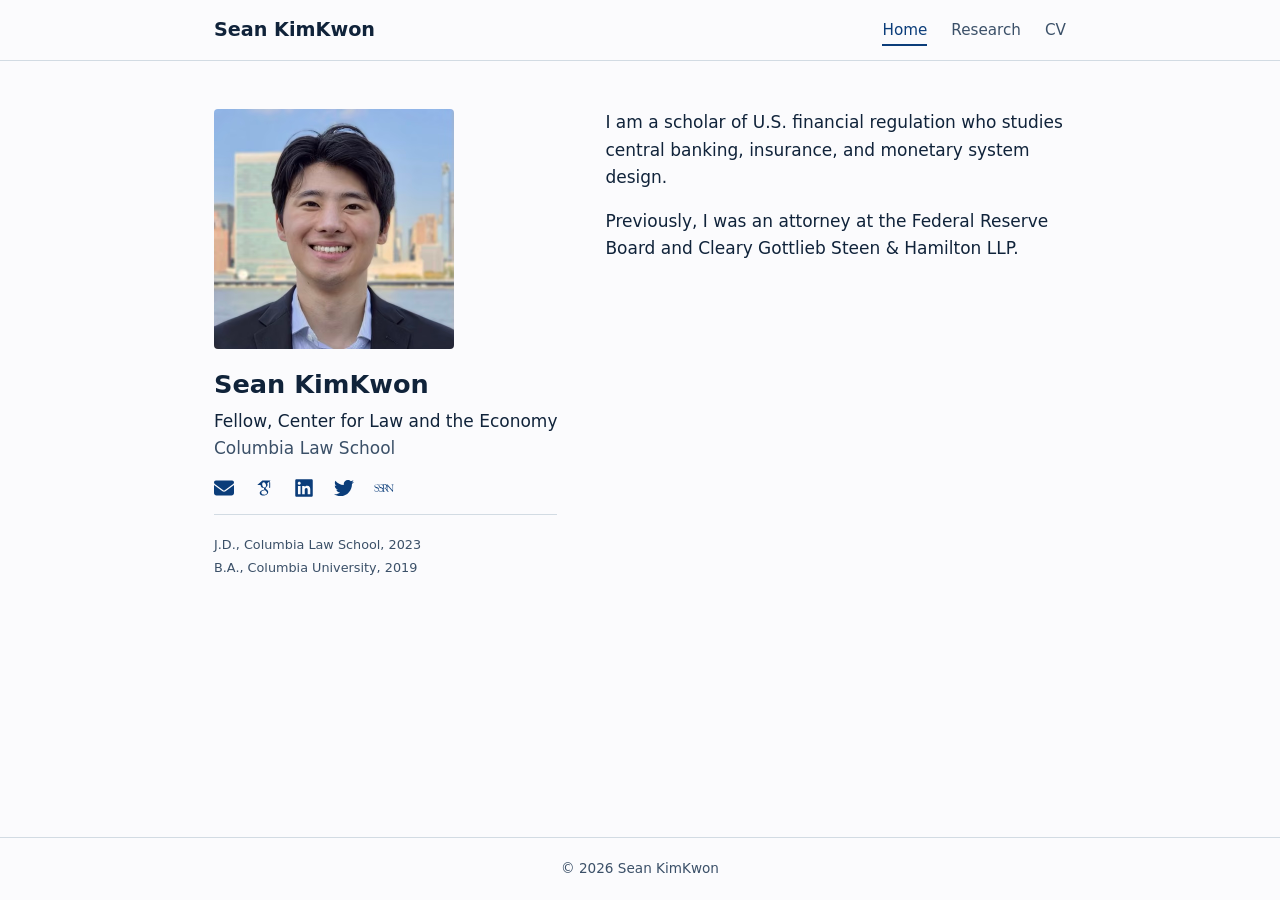
<file: index.html>
<!DOCTYPE html>
<html lang="en">
<head>
  <meta charset="UTF-8">
  <meta name="viewport" content="width=device-width, initial-scale=1.0">
  <meta name="description" content="Sean KimKwon — Fellow, Center for Law and the Economy">
  <meta name="theme-color" content="#fbfbfd" media="(prefers-color-scheme: light)">
  <meta name="theme-color" content="#0f1b29" media="(prefers-color-scheme: dark)">
  <meta property="og:type" content="website">
  <meta property="og:title" content="Sean KimKwon">
  <meta property="og:description" content="Fellow, Center for Law and the Economy, Columbia Law School. Research on banking regulation.">
  <meta property="og:url" content="https://seankimkwon.com/">
  <meta property="og:image" content="https://seankimkwon.com/headshot.jpg">
  <meta name="twitter:card" content="summary">
  <title>Sean KimKwon</title>
  <link rel="icon" href="favicon.svg?v=3" type="image/svg+xml">
  <link rel="stylesheet" href="style.css">
  <script>
    if (!sessionStorage.getItem("visited")) {
      document.documentElement.classList.add("intro");
      sessionStorage.setItem("visited", "yes");
    }
  </script>
</head>
<body>
  <header>
    <nav class="nav">
      <a class="site-name" href="index.html">Sean KimKwon</a>
      <ul>
        <li><a href="index.html" aria-current="page">Home</a></li>
        <li><a href="research.html">Research</a></li>
        <li><a href="cv.html">CV</a></li>
      </ul>
    </nav>
  </header>

  <main>
    <div class="profile">
      <div class="sidebar">
        <picture>
          <source srcset="headshot-480.avif" type="image/avif">
          <img src="headshot-480.jpg" alt="Sean KimKwon" width="480" height="480">
        </picture>
        <div class="identity">
          <h1>Sean KimKwon</h1>
          <p class="title">Fellow, Center for Law and the Economy</p>
          <p class="title">Columbia Law School</p>
          <!-- Icons: Font Awesome Free 6.5.2 (CC BY 4.0, fontawesome.com/license/free) and Academicons (SIL OFL 1.1) -->
          <div class="links">
            <a href="mailto:sk4106@columbia.edu" aria-label="Email">
              <svg aria-hidden="true" width="24" height="24" viewBox="0 0 512 512"><path d="M48 64C21.5 64 0 85.5 0 112c0 15.1 7.1 29.3 19.2 38.4L236.8 313.6c11.4 8.5 27 8.5 38.4 0L492.8 150.4c12.1-9.1 19.2-23.3 19.2-38.4c0-26.5-21.5-48-48-48H48zM0 176V384c0 35.3 28.7 64 64 64H448c35.3 0 64-28.7 64-64V176L294.4 339.2c-22.8 17.1-54 17.1-76.8 0L0 176z"/></svg>
            </a>
            <a href="https://scholar.google.com/citations?user=AYlm0xkAAAAJ&amp;hl=en" aria-label="Google Scholar">
              <svg aria-hidden="true" width="24" height="24" viewBox="0 0 384 512"><path d="M 343.75868,106.66243 V 79.430205 L 363.52365,63.999997 H 149.63354 L 20.476345,176.2736 h 85.656075 c -0.15534,2.12494 -0.21914,4.04644 -0.21914,6.22563 0,20.84472 7.2192,38.08662 21.67203,51.86089 14.45284,13.79702 32.25124,20.64784 53.32651,20.64784 4.92319,0 9.75059,-0.36794 14.43842,-1.02419 -2.90722,6.50082 -4.37457,12.52302 -4.37457,18.14228 0,9.87526 4.49924,20.4304 13.46715,31.6418 -39.23377,2.6705 -68.06112,9.73264 -86.43702,21.16322 -10.53108,6.49907 -19.000207,14.70396 -25.390349,24.5311 -6.390569,9.89933 -9.577754,20.51525 -9.577754,31.9616 0,9.64822 2.062375,18.33611 6.21907,26.06233 4.156694,7.7263 9.577757,14.07047 16.312223,18.98408 6.71825,4.96781 14.46899,9.10088 23.219,12.46874 8.73429,3.34378 17.40643,5.71858 26.06106,7.06258 8.62707,1.34222 17.20471,1.9985 25.70579,1.9985 13.46887,0 26.95353,-1.73428 40.54711,-5.18707 13.56165,-3.48461 26.28022,-8.64143 38.17105,-15.4927 11.85935,-6.80488 21.51545,-16.0865 28.9219,-27.7183 7.39024,-11.67998 11.09457,-24.80499 11.09457,-39.33613 0,-11.01584 -2.24964,-21.03852 -6.7502,-30.14073 -4.46864,-9.07202 -9.93785,-16.54102 -16.45271,-22.34403 -6.5008,-5.81263 -12.99987,-11.15539 -19.51512,-15.9679 -6.50083,-4.84488 -12.00021,-9.75058 -16.46884,-14.8129 -4.4848,-5.04657 -6.73444,-10.05419 -6.73444,-14.98395 0,-4.92145 1.73422,-9.67183 5.21588,-14.26559 3.45451,-4.6095 7.67376,-9.04795 12.60967,-13.30571 4.93756,-4.24944 9.87523,-8.96788 14.79665,-14.13302 4.92147,-5.14719 9.14072,-11.82739 12.60971,-20.00822 3.48467,-8.17907 5.20318,-17.44489 5.20318,-27.75679 0,-13.4527 -2.54714,-24.46065 -7.54735,-33.31348 -0.59369,-1.02243 -1.21757,-1.80338 -1.87511,-3.02225 l 56.90745,-46.672136 v 17.118526 c -7.39373,0.92969 -6.62422,5.34582 -6.62422,10.6352 v 128.66719 c 0,5.95832 4.8751,10.83382 10.83386,10.83382 h 3.98869 c 5.95835,0 10.83386,-4.87506 10.83386,-10.83382 V 117.29282 c 0,-5.27669 0.77741,-9.68801 -6.56167,-10.63039 z M 236.39865,329.14114 c 1.14099,0.7503 3.7039,2.78075 7.7184,6.03838 4.0495,3.24319 6.797,5.69582 8.26567,7.41432 1.43851,1.66381 3.5792,4.16501 6.37617,7.54734 2.81268,3.3744 4.7184,6.30394 5.71853,8.73425 1.00016,2.4767 2.01603,5.46089 3.04636,8.94556 0.98567,3.44488 1.48486,6.97595 1.48486,10.56169 0,17.04813 -6.56338,29.68007 -19.65604,37.85915 -13.125,8.18083 -28.76651,12.27368 -46.93767,12.27368 -9.18709,0 -18.2031,-1.09289 -27.06247,-3.1951 -8.84322,-2.11665 -17.31192,-5.3362 -25.39035,-9.60185 -8.07846,-4.25771 -14.57754,-10.20337 -19.50072,-17.79659 -4.93764,-7.64012 -7.40645,-16.41464 -7.40645,-26.24962 0,-10.32022 2.79692,-19.28987 8.42233,-26.90588 5.59343,-7.62564 12.93774,-13.3919 22.03208,-17.3154 9.0624,-3.94582 18.24946,-6.74232 27.56166,-8.39827 9.31221,-1.7023 18.79679,-2.555 28.43842,-2.555 4.46862,0 7.93582,0.25115 10.40465,0.69607 0.45456,0.21918 3.03188,2.07025 7.73456,5.56326 4.70401,3.46237 7.62565,5.59519 8.75047,6.38401 z m -3.35823,-100.5779 c -7.40648,8.85938 -17.73454,13.2882 -30.95363,13.2882 -11.85933,0 -22.29766,-4.76482 -31.26554,-14.31195 -8.99984,-9.52309 -15.42235,-20.32803 -19.34408,-32.43061 -3.93752,-12.10871 -5.90585,-23.98423 -5.90585,-35.648 0,-13.6942 3.59542,-25.35184 10.7809,-34.97598 7.18727,-9.64952 17.49915,-14.48477 30.93786,-14.48477 11.87507,0 22.37423,5.03825 31.43704,15.15677 9.09434,10.08482 15.60961,21.41303 19.5169,33.96799 3.92176,12.5392 5.87345,24.52979 5.87345,35.98399 0,13.44658 -3.70256,24.60984 -11.07663,33.45436 z"/></svg>
            </a>
            <a href="https://www.linkedin.com/in/seankimkwon" aria-label="LinkedIn">
              <svg aria-hidden="true" width="24" height="24" viewBox="0 0 448 512"><path d="M416 32H31.9C14.3 32 0 46.5 0 64.3v383.4C0 465.5 14.3 480 31.9 480H416c17.6 0 32-14.5 32-32.3V64.3c0-17.8-14.4-32.3-32-32.3zM135.4 416H69V202.2h66.5V416zm-33.2-243c-21.3 0-38.5-17.3-38.5-38.5S80.9 96 102.2 96c21.2 0 38.5 17.3 38.5 38.5 0 21.3-17.2 38.5-38.5 38.5zm282.1 243h-66.4V312c0-24.8-.5-56.7-34.5-56.7-34.6 0-39.9 27-39.9 54.9V416h-66.4V202.2h63.7v29.2h.9c8.9-16.8 30.6-34.5 62.9-34.5 67.2 0 79.7 44.3 79.7 101.9V416z"/></svg>
            </a>
            <a href="https://x.com/seankimkwon" aria-label="X (Twitter)">
              <svg aria-hidden="true" width="24" height="24" viewBox="0 0 512 512"><path d="M459.37 151.716c.325 4.548.325 9.097.325 13.645 0 138.72-105.583 298.558-298.558 298.558-59.452 0-114.68-17.219-161.137-47.106 8.447.974 16.568 1.299 25.34 1.299 49.055 0 94.213-16.568 130.274-44.832-46.132-.975-84.792-31.188-98.112-72.772 6.498.974 12.995 1.624 19.818 1.624 9.421 0 18.843-1.3 27.614-3.573-48.081-9.747-84.143-51.98-84.143-102.985v-1.299c13.969 7.797 30.214 12.67 47.431 13.319-28.264-18.843-46.781-51.005-46.781-87.391 0-19.492 5.197-37.36 14.294-52.954 51.655 63.675 129.3 105.258 216.365 109.807-1.624-7.797-2.599-15.918-2.599-24.04 0-57.828 46.782-104.934 104.934-104.934 30.213 0 57.502 12.67 76.67 33.137 23.715-4.548 46.456-13.32 66.599-25.34-7.798 24.366-24.366 44.833-46.132 57.827 21.117-2.273 41.584-8.122 60.426-16.243-14.292 20.791-32.161 39.308-52.628 54.253z"/></svg>
            </a>
            <a href="https://papers.ssrn.com/sol3/cf_dev/AbsByAuth.cfm?per_id=5829430" aria-label="SSRN">
              <svg aria-hidden="true" width="24" height="24" viewBox="0 0 512 512"><path d="m 71.789221,157.66557 c -35.214822,0 -59.467818,20.59217 -59.467818,49.4949 0,12.95639 4.321381,23.59117 12.626755,32.22877 9.302045,9.63424 19.264613,14.95098 42.519673,22.92415 24.25173,7.64095 28.90663,9.96517 33.889859,13.61953 8.63759,6.97652 13.61953,16.60947 13.61953,26.90815 0,20.92957 -19.934219,37.87385 -44.518149,37.87385 -14.94969,0 -30.562509,-5.98377 -40.196757,-15.61802 -7.308734,-7.30874 -12.291965,-15.61411 -16.610759,-28.2383 -0.664427,-1.66108 -1.33145,-2.65384 -2.660323,-2.65384 -1.661068,0 -2.991233,1.65848 -2.991233,3.984 0,2.65771 1.334051,10.30126 3.659561,17.61 1.993293,6.97652 3.322147,11.62495 3.322147,12.28938 1.99329,9.96645 2.325513,10.30126 4.98323,12.62678 6.976522,5.31544 27.568684,10.29737 42.850584,10.29737 38.204769,0 65.450309,-24.25171 65.450309,-58.13768 0,-24.91615 -16.27855,-42.85319 -49.832299,-53.81629 -33.55374,-10.9631 -35.216115,-11.96495 -42.857061,-20.27031 -5.315454,-5.97988 -7.97446,-12.95251 -7.97446,-20.92568 0,-17.93963 14.61747,-30.89862 34.882601,-30.89862 24.25172,0 46.842359,14.28914 53.154449,33.88984 1.66108,5.31545 2.3281,6.30692 4.32139,6.30692 1.32886,0 2.65383,-1.65849 2.65383,-3.984 0,-0.99664 -0.32955,-3.32473 -0.66184,-5.98248 -3.65437,-22.59064 -3.98917,-23.58339 -4.32139,-27.56998 0,-4.651 -0.99663,-6.6443 -3.32215,-6.6443 -0.33222,0 -0.99146,0.32955 -1.32368,0.66184 -3.32215,2.65773 -3.65955,2.99122 -5.32062,2.99122 -0.66443,0 -1.6572,-0.32954 -2.65384,-0.66184 -17.607409,-7.30873 -20.597349,-8.30537 -33.221539,-8.30536 z m 108.631829,0.66184 c -25.24837,0 -44.84648,10.29739 -53.8163,26.90815 l 1.992,13.61953 c 0.33222,1.99329 0.33089,3.32604 0.33089,3.99047 0,5.31544 -3.31828,9.30072 -7.63707,10.29738 0.99665,10.29866 5.31156,19.26848 12.6203,26.57722 9.30203,9.63425 19.27109,14.95099 42.52615,22.92415 23.91951,7.97317 28.90014,9.96517 33.88336,13.61953 8.63761,6.64431 13.61954,16.60947 13.61954,26.90814 0,20.92958 -19.92774,37.87383 -44.51167,37.87383 -14.94969,0 -30.56898,-5.97726 -40.20323,-15.61151 -2.98994,-2.98994 -5.64248,-6.3121 -7.96798,-9.96647 -1.9933,4.65102 -4.32399,9.30203 -6.98171,13.28861 1.99329,9.30204 2.32551,9.96518 4.98323,11.95847 6.97652,5.31544 27.57517,10.29737 42.85707,10.29737 37.87255,0 65.4503,-24.25171 65.4503,-58.13768 -0.66442,-24.25172 -17.27778,-41.85913 -50.83153,-53.15445 -33.88597,-11.29532 -35.54834,-11.95845 -42.85708,-20.26384 -5.31543,-5.97988 -7.97446,-12.95899 -7.97446,-20.93215 0,-18.27184 14.61747,-30.89214 34.88262,-30.89214 24.25171,0 46.51013,14.28266 53.15444,33.88336 1.66108,5.31545 2.66032,6.31339 4.32139,6.31339 1.32887,0 2.66032,-1.66496 2.66032,-3.99047 0,-0.99663 -0.3361,-2.98605 -0.66832,-5.97598 -3.65437,-22.59065 -3.98269,-23.58988 -4.31491,-27.57647 0,-4.651 -0.99665,-6.6443 -3.32215,-6.6443 -0.66443,0 -0.99795,0.3361 -1.33017,0.66832 -3.32214,2.65772 -3.65307,2.98474 -5.31414,2.98474 -0.66443,0 -1.33145,-0.32954 -2.66032,-0.66184 -17.2752,-7.64094 -20.59864,-8.30537 -32.89061,-8.30537 z m 96.34244,3.65308 c -6.3121,0 -13.28732,0.33609 -20.26384,0.6683 -14.94968,0.99665 -14.94839,0.99276 -21.92492,0.99276 h -2.66031 c 0.66443,1.66107 0.99925,3.65567 0.99925,6.31339 0.3322,2.65773 0.32955,3.98659 2.3229,14.94968 l 2.32939,14.61878 c 0.33223,1.9933 0.3309,3.31957 0.3309,3.984 0,2.98993 -0.99795,5.65025 -2.99124,7.64354 v 2.32291 49.8323 c 5.97988,8.6376 8.96722,18.60404 8.96722,29.89938 0,12.95639 -3.65437,24.58651 -9.96646,34.22076 -1.66107,11.95975 -5.97858,14.94969 -16.94169,18.27184 -2.65772,0.66444 -3.32214,0.99276 -3.32214,2.65383 0,1.9933 0.99534,2.66033 3.65306,2.66033 0.99665,0 4.32399,-0.32955 6.98171,-0.66184 4.65102,-0.66442 11.62754,-0.99923 18.27185,-0.99923 12.9564,0 27.23906,0.33481 30.56121,0.99923 3.65437,0.33222 6.64431,0.66184 8.30539,0.66184 2.3255,0 4.32139,-0.99924 4.32139,-2.66033 0,-1.66107 -1.66109,-2.65253 -4.98324,-2.98475 -19.26849,-1.9933 -25.58058,-8.97111 -24.91615,-27.90738 v -7.31261 -41.85785 c 0.33222,-4.651 0.99148,-5.31545 7.96799,-4.98322 h 14.94969 c 5.97987,0 7.64483,1.00054 10.63477,5.65154 0.99665,1.66109 1.66108,2.65255 1.66108,2.98476 l 33.55246,51.49338 c 13.62082,20.92957 25.57799,28.90661 42.18875,28.90661 9.96645,0 19.27108,-2.65642 19.27108,-5.31414 0,-0.99665 -0.99405,-1.99847 -2.32292,-1.99847 -14.28525,0.3322 -23.92209,-7.63966 -40.86507,-33.55246 l -37.8738,-55.14646 c 21.9262,-11.29532 33.88984,-27.24423 33.88984,-47.50938 0,-14.61746 -5.97987,-27.57128 -16.61077,-35.54445 -10.63088,-7.97316 -24.2556,-11.2966 -45.51738,-11.29659 z m 223.25258,2.32938 c -1.66108,0 -3.65437,0.32956 -6.64431,0.66185 -3.32215,0.66442 -6.64819,0.99922 -12.29585,0.99922 -7.97318,0 -21.26307,-0.66701 -26.24631,-0.99922 l -5.97598,-0.3309 c -2.65774,0 -3.99048,0.99276 -3.99048,2.65383 0,1.9933 1.00054,2.99513 3.99048,3.65955 25.91278,3.65437 28.23441,9.63424 27.56998,73.08738 v 65.11291 c 0,4.3188 -0.33222,5.31545 -1.66108,4.98323 -0.66443,0 -1.65979,-0.99665 -3.65307,-3.32216 L 346.19778,168.62479 c -2.65771,-2.98993 -4.3162,-3.98401 -7.30614,-3.98401 -0.99664,0 -2.65902,-9.7e-4 -4.65231,0.3309 h -2.3294 c -0.66442,0 -6.64171,9.7e-4 -10.6283,-0.3309 1.66108,0.99665 3.32216,2.32552 4.98324,3.32216 11.95974,8.96981 19.27107,24.24783 19.27107,40.85859 0,2.65773 -0.33609,5.31804 -0.66832,7.64355 v 5.98247 80.39352 l 3.32217,4.98322 c 2.98993,4.31881 5.31803,7.97447 7.64353,11.29661 v -4.98322 -92.35845 c 0,-4.65102 0.66054,-5.97599 2.65383,-5.97599 1.32888,0 1.66108,0.33089 3.32217,1.99199 L 476.4236,349.35122 c 4.3188,4.98322 4.32009,4.98322 6.31338,4.98322 3.32216,0 4.32139,-1.99458 4.32139,-7.97446 v -2.65384 c 0.33222,-7.97317 0.3309,-20.26772 0.3309,-37.54293 v -88.36798 l 0.33087,-8.6363 c -0.3322,-32.88931 0.99535,-36.21276 13.61954,-39.53492 1.99329,-0.33221 2.66032,-1.00053 2.66032,-2.3294 0,-1.66106 -1.65848,-2.98474 -3.984,-2.98474 z m -230.55873,6.97522 c 12.62418,0 26.24241,4.32009 33.88337,11.29661 9.63425,7.97317 15.28062,21.25919 15.28062,33.88338 0,22.59064 -14.28526,36.54369 -38.20477,36.54369 h -15.28061 c -8.96981,-0.33223 -9.63555,-0.99795 -9.63555,-9.63555 v -55.14645 c 0,-9.30203 0,-10.30125 1.66109,-12.62677 1.99328,-2.65772 5.98376,-4.31491 12.29585,-4.31491 z"/></svg>
            </a>
          </div>
        </div>

        <div class="degrees">
          <p>J.D., Columbia Law School, 2023</p>
          <p>B.A., Columbia University, 2019</p>
        </div>
      </div>

      <section class="bio" aria-labelledby="about-heading">
        <h2 id="about-heading" class="visually-hidden">About</h2>
        <p>I am a scholar of U.S. financial regulation who studies central banking, insurance, and monetary system design.</p>
        <p>Previously, I was an attorney at the Federal Reserve Board and Cleary Gottlieb Steen &amp; Hamilton LLP.</p>
      </section>
    </div>
  </main>

  <footer>© 2026 Sean KimKwon</footer>
  <script data-goatcounter="https://seankimkwon.goatcounter.com/count"
          async src="//gc.zgo.at/count.js"></script>
</body>
</html>
</file>
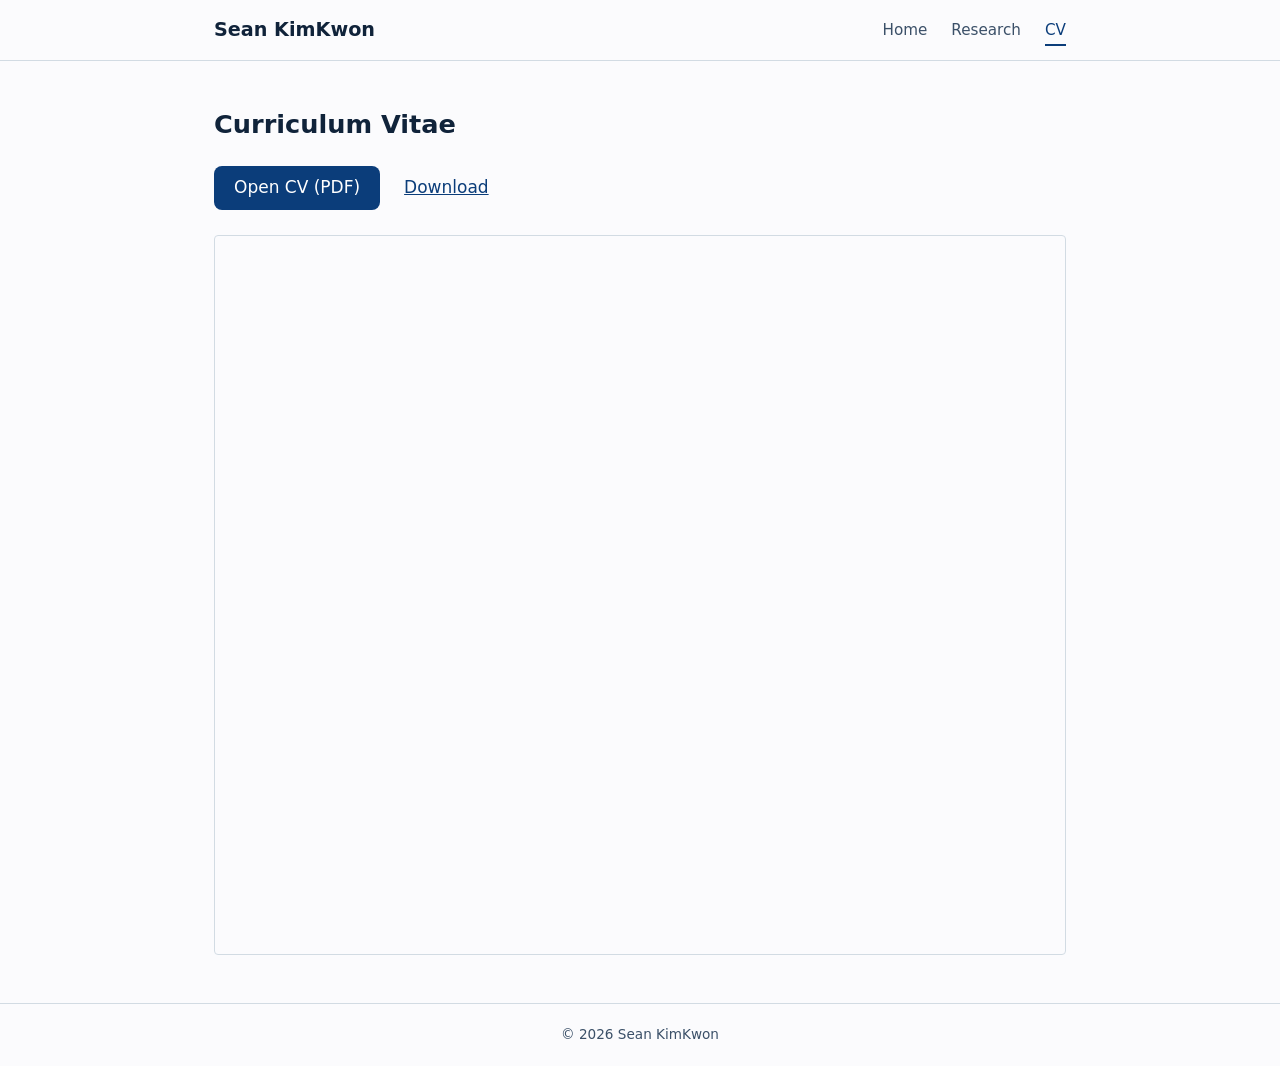
<file: cv.html>
<!DOCTYPE html>
<html lang="en">
<head>
  <meta charset="UTF-8">
  <meta name="viewport" content="width=device-width, initial-scale=1.0">
  <meta name="description" content="Curriculum vitae of Sean KimKwon, Fellow at the Center for Law and the Economy, Columbia Law School.">
  <meta name="theme-color" content="#fbfbfd" media="(prefers-color-scheme: light)">
  <meta name="theme-color" content="#0f1b29" media="(prefers-color-scheme: dark)">
  <meta property="og:type" content="website">
  <meta property="og:title" content="CV | Sean KimKwon">
  <meta property="og:description" content="Curriculum vitae of Sean KimKwon, Fellow at the Center for Law and the Economy, Columbia Law School.">
  <meta property="og:url" content="https://seankimkwon.com/cv.html">
  <meta property="og:image" content="https://seankimkwon.com/headshot.jpg">
  <meta name="twitter:card" content="summary">
  <title>CV | Sean KimKwon</title>
  <link rel="icon" href="favicon.svg?v=3" type="image/svg+xml">
  <link rel="stylesheet" href="style.css">
  <script>
    if (!sessionStorage.getItem("visited")) {
      document.documentElement.classList.add("intro");
      sessionStorage.setItem("visited", "yes");
    }
  </script>
</head>
<body>
  <header>
    <nav class="nav">
      <a class="site-name" href="index.html">Sean KimKwon</a>
      <ul>
        <li><a href="index.html">Home</a></li>
        <li><a href="research.html">Research</a></li>
        <li><a href="cv.html" aria-current="page">CV</a></li>
      </ul>
    </nav>
  </header>

  <main>
    <h1>Curriculum Vitae</h1>
    <p class="cv-actions">
      <a class="cv-button" href="cv.pdf">Open CV (PDF)</a>
      <a href="cv.pdf" download="Sean-KimKwon-CV.pdf">Download</a>
    </p>
    <iframe class="cv-preview" src="cv.pdf" title="Curriculum Vitae of Sean KimKwon (PDF preview)"></iframe>
  </main>

  <footer>© 2026 Sean KimKwon</footer>
  <script data-goatcounter="https://seankimkwon.goatcounter.com/count"
          async src="//gc.zgo.at/count.js"></script>
</body>
</html>
</file>
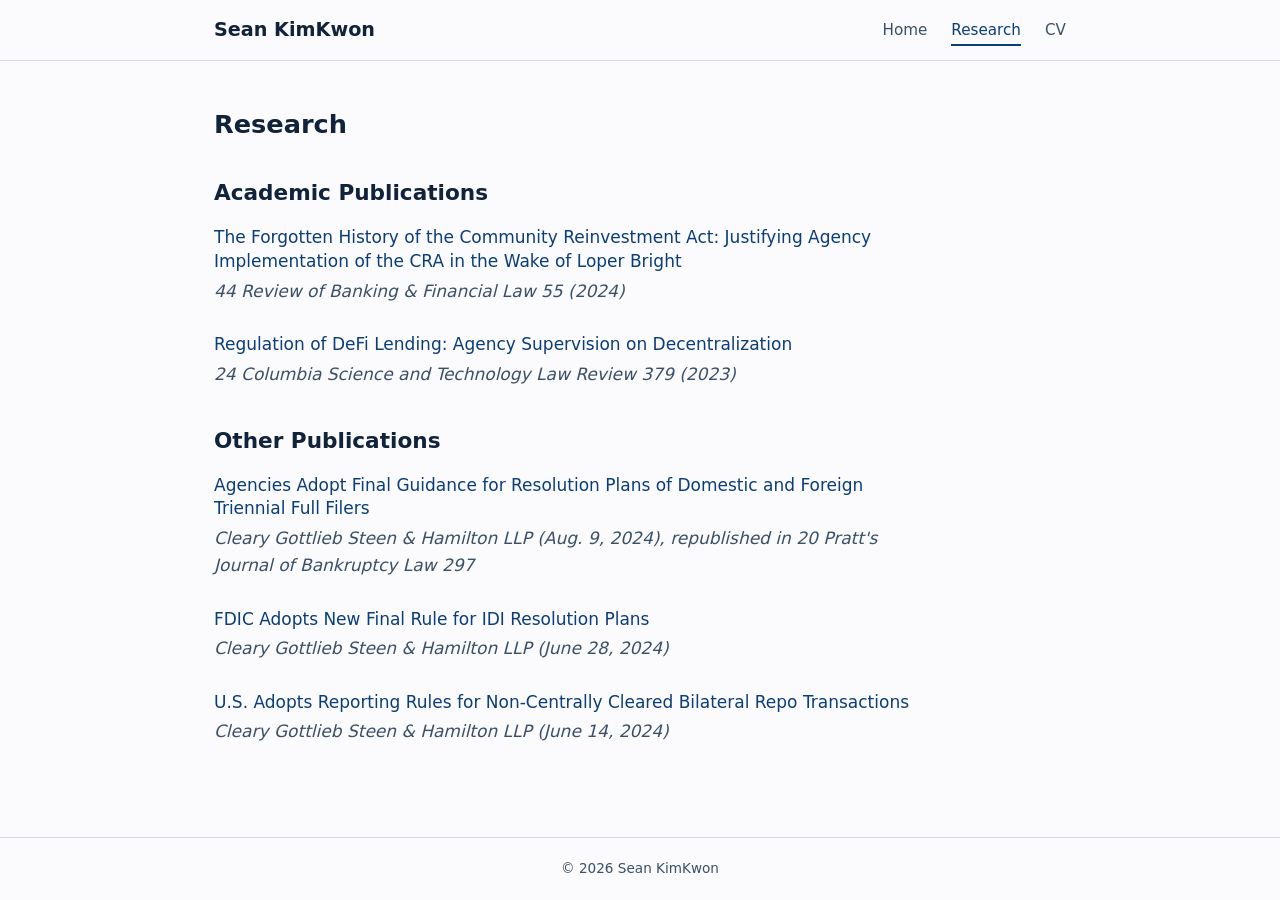
<file: research.html>
<!DOCTYPE html>
<html lang="en">
<head>
  <meta charset="UTF-8">
  <meta name="viewport" content="width=device-width, initial-scale=1.0">
  <meta name="description" content="Publications by Sean KimKwon on banking regulation, the Community Reinvestment Act, and DeFi lending.">
  <meta name="theme-color" content="#fbfbfd" media="(prefers-color-scheme: light)">
  <meta name="theme-color" content="#0f1b29" media="(prefers-color-scheme: dark)">
  <meta property="og:type" content="website">
  <meta property="og:title" content="Research | Sean KimKwon">
  <meta property="og:description" content="Publications by Sean KimKwon on banking regulation, the Community Reinvestment Act, and DeFi lending.">
  <meta property="og:url" content="https://seankimkwon.com/research.html">
  <meta property="og:image" content="https://seankimkwon.com/headshot.jpg">
  <meta name="twitter:card" content="summary">
  <title>Research | Sean KimKwon</title>
  <link rel="icon" href="favicon.svg?v=3" type="image/svg+xml">
  <link rel="stylesheet" href="style.css">
  <script>
    if (!sessionStorage.getItem("visited")) {
      document.documentElement.classList.add("intro");
      sessionStorage.setItem("visited", "yes");
    }
  </script>
</head>
<body>
  <header>
    <nav class="nav">
      <a class="site-name" href="index.html">Sean KimKwon</a>
      <ul>
        <li><a href="index.html">Home</a></li>
        <li><a href="research.html" aria-current="page">Research</a></li>
        <li><a href="cv.html">CV</a></li>
      </ul>
    </nav>
  </header>

  <main>
    <h1>Research</h1>

    <h2>Academic Publications</h2>

    <ul class="papers">
      <li class="paper">
        <h3><a href="https://papers.ssrn.com/sol3/papers.cfm?abstract_id=4952787">The Forgotten History of the Community Reinvestment Act: Justifying Agency Implementation of the CRA in the Wake of Loper Bright</a></h3>
        <p class="venue">44 Review of Banking &amp; Financial Law 55 (2024)</p>
      </li>

      <li class="paper">
        <h3><a href="https://papers.ssrn.com/sol3/papers.cfm?abstract_id=4457095">Regulation of DeFi Lending: Agency Supervision on Decentralization</a></h3>
        <p class="venue">24 Columbia Science and Technology Law Review 379 (2023)</p>
      </li>
    </ul>

    <h2>Other Publications</h2>

    <ul class="papers">
      <li class="paper">
        <h3><a href="https://www.clearygottlieb.com/-/media/files/agencies-adopt-final-guidance-for-resolution-plans-of-domestic-and-foreign-triennial-full-filers---pratts-journal-of-bankruptcy-law.pdf">Agencies Adopt Final Guidance for Resolution Plans of Domestic and Foreign Triennial Full Filers</a></h3>
        <p class="venue">Cleary Gottlieb Steen &amp; Hamilton LLP (Aug. 9, 2024), republished in 20 Pratt's Journal of Bankruptcy Law 297</p>
      </li>

      <li class="paper">
        <h3><a href="https://www.clearygottlieb.com/news-and-insights/publication-listing/fdic-adopts-new-final-rule-for-idi-resolution-plans">FDIC Adopts New Final Rule for IDI Resolution Plans</a></h3>
        <p class="venue">Cleary Gottlieb Steen &amp; Hamilton LLP (June 28, 2024)</p>
      </li>

      <li class="paper">
        <h3><a href="https://www.clearygottlieb.com/news-and-insights/publication-listing/us-adopts-reporting-rules-for-non-centrally-cleared-bilateral-repo-transactions">U.S. Adopts Reporting Rules for Non-Centrally Cleared Bilateral Repo Transactions</a></h3>
        <p class="venue">Cleary Gottlieb Steen &amp; Hamilton LLP (June 14, 2024)</p>
      </li>
    </ul>
  </main>

  <footer>© 2026 Sean KimKwon</footer>
  <script data-goatcounter="https://seankimkwon.goatcounter.com/count"
          async src="//gc.zgo.at/count.js"></script>
</body>
</html>
</file>
<file: style.css>
:root {
  color-scheme: light dark;
  --bg: #fbfbfd;
  --text: #10233a;
  --muted: #3b5068;
  --accent: #0b3d7a;
  --on-accent: #ffffff;
  --border: #d2dbe3;
  --ease-out: cubic-bezier(0.23, 1, 0.32, 1);
}

@media (prefers-color-scheme: dark) {
  :root {
    --bg: #0f1b29;
    --text: #e6edf3;
    --muted: #a9bbcc;
    --accent: #9fcfee;
    --on-accent: #0f1b29;
    --border: #2c4560;
  }
}

* { box-sizing: border-box; }

body {
  margin: 0;
  font-family: system-ui, sans-serif;
  font-size: 1.0625rem;
  line-height: 1.6;
  color: var(--text);
  background: var(--bg);
  /* Pin the footer to the bottom of tall windows instead of leaving empty space under it */
  min-height: 100vh;
  min-height: 100dvh;
  display: flex;
  flex-direction: column;
}

main { flex: 1 0 auto; width: 100%; }

h1, h2, h3 { line-height: 1.2; }

h1 { font-size: 1.6rem; margin: 0 0 1.5rem; }
h2 { font-size: 1.35rem; margin: 2.5rem 0 1.25rem; }

a {
  color: var(--accent);
  transition: color 0.15s ease, opacity 0.15s ease;
}

/* Press feedback shows instantly; the fade only plays on release */
a:active { opacity: 0.6; transition-duration: 0s; }

a:focus-visible {
  outline: 2px solid var(--accent);
  outline-offset: 3px;
  border-radius: 2px;
}

.visually-hidden {
  position: absolute;
  width: 1px;
  height: 1px;
  overflow: hidden;
  clip-path: inset(50%);
  white-space: nowrap;
}

/* ===== Header ===== */

header {
  border-bottom: 1px solid var(--border);
  /* Keep the top menu still while the page changes */
  view-transition-name: site-header;
}

.nav {
  max-width: 900px;
  margin: 0 auto;
  padding: 0.5rem 1.5rem;
  display: flex;
  justify-content: space-between;
  align-items: center;
  flex-wrap: wrap;
  column-gap: 1.5rem;
}

.nav .site-name {
  font-size: 1.2rem;
  font-weight: bold;
  color: var(--text);
  text-decoration: none;
}

.nav ul {
  list-style: none;
  display: flex;
  gap: 1.5rem;
  margin: 0;
  padding: 0;
}

/* Vertical padding makes each link a 44px-tall tap target */
.nav ul a {
  position: relative;
  display: block;
  padding: 10px 0;
  color: var(--muted);
  text-decoration: none;
  font-size: 0.95rem;
}

.nav ul a[aria-current="page"] { color: var(--accent); }

/* Underline that slides in under menu links */
.nav ul a::after {
  content: "";
  position: absolute;
  left: 0;
  bottom: 6px;
  width: 100%;
  height: 2px;
  background: var(--accent);
  transform: scaleX(0);
  transform-origin: left;
  transition: transform 0.25s var(--ease-out);
}

.nav ul a[aria-current="page"]::after,
.nav ul a:focus-visible::after {
  transform: scaleX(1);
}

/* ===== Layout ===== */

main {
  max-width: 900px;
  margin: 0 auto;
  padding: 3rem 1.5rem;
}

footer {
  text-align: center;
  color: var(--muted);
  font-size: 0.85rem;
  padding: 1.25rem;
  border-top: 1px solid var(--border);
}

/* ===== Home ===== */

.profile {
  display: grid;
  grid-template-columns: auto 1fr;
  gap: 3rem;
  align-items: start;
}

.profile img {
  display: block;
  width: 100%;
  max-width: 240px;
  height: auto;
  border-radius: 4px;
}

.sidebar h1 { margin: 1.25rem 0 0.5rem; }
.sidebar .title { margin: 0; color: var(--muted); white-space: nowrap; }
/* Role in full text colour; the school line below stays muted */
.sidebar .title:first-of-type { color: var(--text); }

/* Contact icons: 20px glyph centred in a 40×44px tap target.
   The negative margin keeps the first icon lined up with the text above. */
.links {
  display: flex;
  align-items: center;
  margin: 0.25rem 0 0.25rem -10px;
}

.links a {
  display: inline-flex;
  align-items: center;
  justify-content: center;
  width: 40px;
  height: 44px;
}

.links svg {
  width: 20px;
  height: 20px;
  fill: currentColor;
}

.degrees {
  font-size: 0.8rem;
  color: var(--muted);
  border-top: 1px solid var(--border);
  padding-top: 1rem;
}

.degrees p { margin: 0.2rem 0; }

.bio p:first-of-type { margin-top: 0; }

/* Keep reading text to a comfortable line length */
.bio,
.papers,
main > p {
  max-width: 66ch;
}

/* ===== Research ===== */

.papers {
  list-style: none;
  margin: 0;
  padding: 0;
}

.paper { margin-bottom: 1.75rem; }

.paper h3 {
  margin: 0 0 0.25rem;
  font-size: 1.0625rem;
  font-weight: normal;
  line-height: 1.4;
}

.paper h3 a { text-decoration: none; }

.paper .venue {
  margin: 0;
  font-style: italic;
  color: var(--muted);
}

/* ===== CV ===== */

.cv-actions {
  display: flex;
  align-items: center;
  gap: 1.5rem;
  margin: 0 0 1.5rem;
}

.cv-actions a:not(.cv-button) { padding: 10px 0; }

.cv-button {
  display: inline-flex;
  align-items: center;
  min-height: 44px;
  padding: 0 1.25rem;
  border-radius: 8px;
  background: var(--accent);
  color: var(--on-accent);
  text-decoration: none;
  transition: transform 0.15s var(--ease-out), opacity 0.15s ease;
}

.cv-button:active { transform: scale(0.97); }

.cv-preview {
  display: block;
  width: 100%;
  height: 80vh;
  border: 1px solid var(--border);
  border-radius: 4px;
}

/* ===== Hover (mouse only; touch screens leave hover stuck on after a tap) ===== */

@media (hover: hover) and (pointer: fine) {
  .nav ul a:hover { color: var(--accent); }
  .nav ul a:hover::after { transform: scaleX(1); }
  .links a:hover { color: var(--text); }
  .paper h3 a:hover { text-decoration: underline; }
  .cv-button:hover { opacity: 0.88; }
}

/* ===== Small screens ===== */

@media (max-width: 700px) {
  main { padding: 2rem 1.5rem; }
  .profile { grid-template-columns: 1fr; gap: 1.75rem; }
  /* Centered photo with name, title, icons and degrees stacked below it */
  .sidebar { text-align: center; }
  .profile img { max-width: 160px; margin: 0 auto; }
  .sidebar h1 { margin: 1rem 0 0.4rem; }
  .sidebar .links {
    justify-content: center;
    flex-wrap: wrap;
    margin: 0.4rem 0 0;
  }
  /* No dividers on phones; spacing alone sets the credentials apart */
  .sidebar .degrees {
    margin-top: 0.75rem;
    padding: 0;
    border: 0;
    font-size: 0.7rem;
  }
  .degrees p { margin: 0; }
  .sidebar .title { white-space: normal; line-height: 1.5; font-size: 0.95rem; }
  /* Phone browsers can't reliably show a PDF inside a page; the buttons above open it instead */
  .cv-preview { display: none; }
}

/* ===== Page motion ===== */

/* Quick crossfade between pages */
@view-transition {
  navigation: auto;
}

::view-transition-old(root),
::view-transition-new(root) {
  animation-duration: 0.2s;
  animation-timing-function: ease-out;
}

/* Welcome fade-in on first visit */
@keyframes intro-fade {
  from { opacity: 0; transform: translateY(8px); }
}

@keyframes intro-fade-still {
  from { opacity: 0; }
}

.intro header,
.intro main {
  animation: intro-fade 0.4s var(--ease-out) both;
}

/* Less motion: keep the gentle fades, drop anything that moves */
@media (prefers-reduced-motion: reduce) {
  .intro header,
  .intro main { animation-name: intro-fade-still; }
  .nav ul a::after,
  .cv-button { transition: none; }
}
</file>
